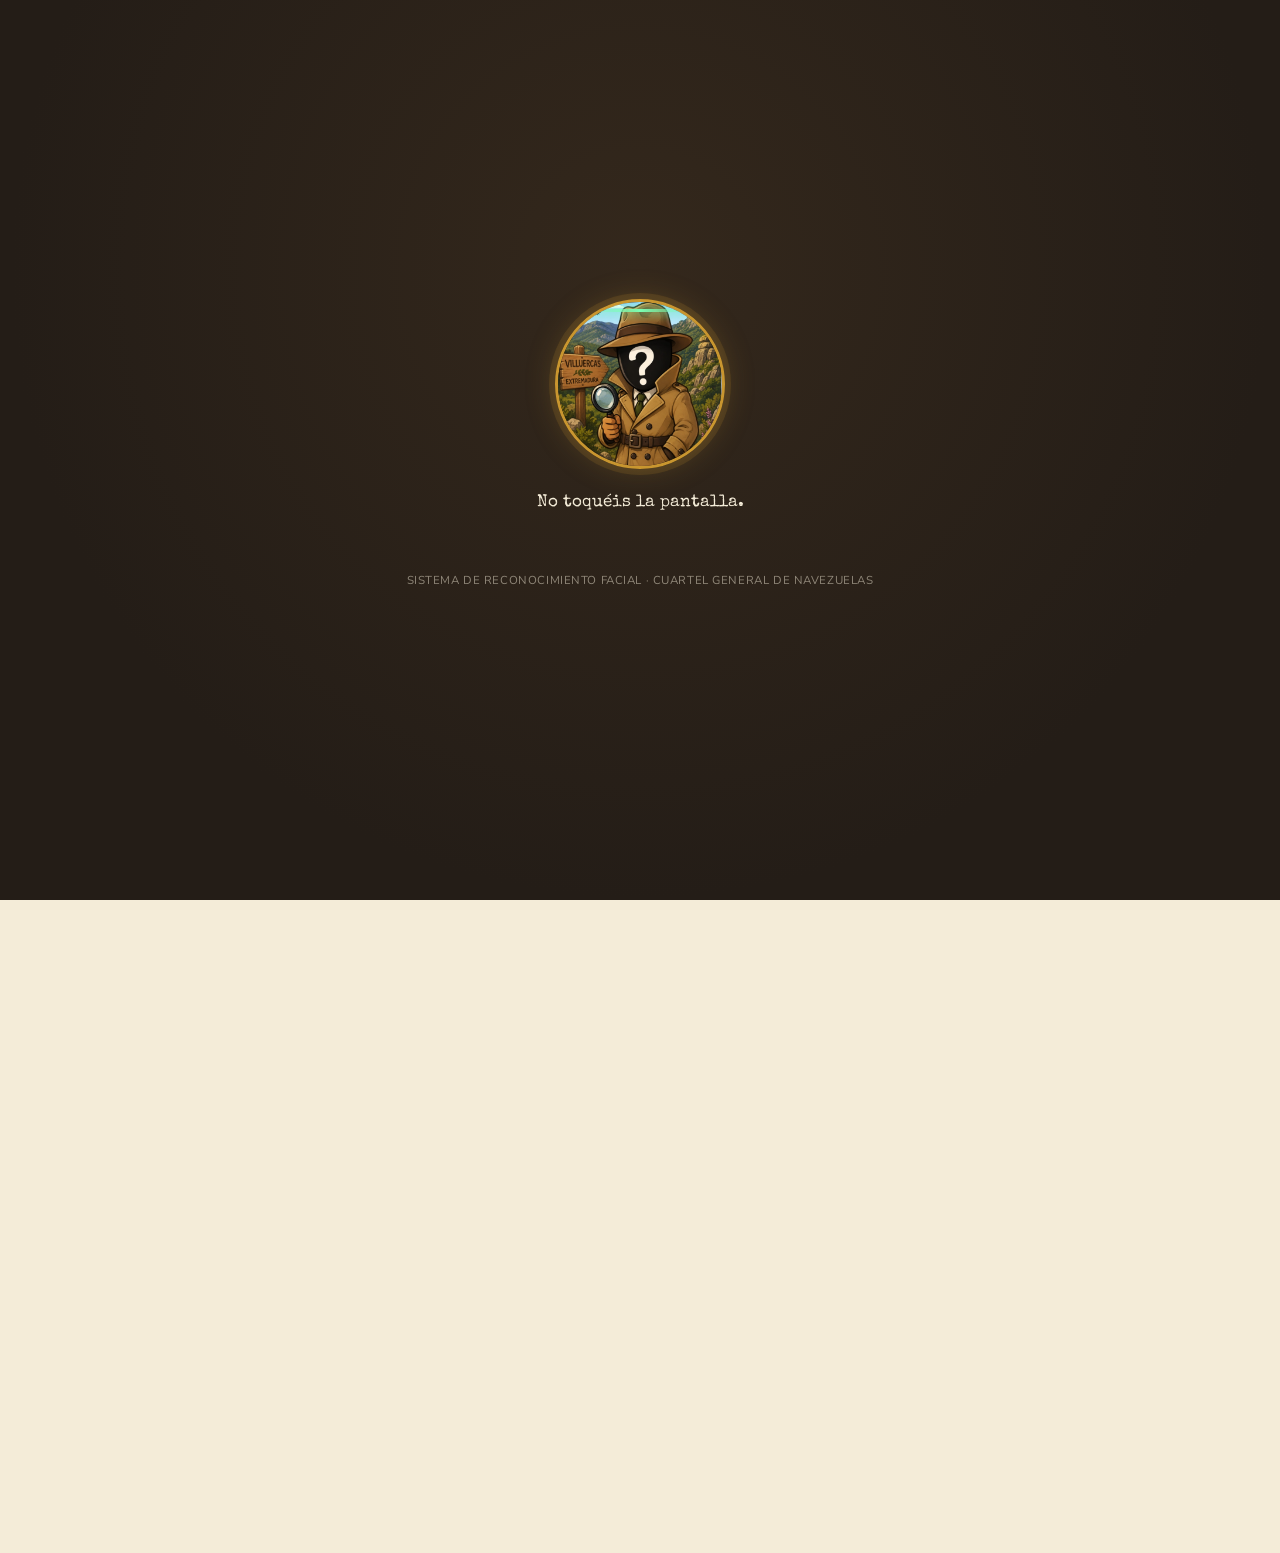
<file: index.html>
<!doctype html>
<html lang="es">
<head>
<meta charset="UTF-8">
<meta name="viewport" content="width=device-width, initial-scale=1">
<title>Los Detectives de Navezuelas</title>
<meta name="description" content="Un misterio de verano para tres hermanos detectives en Navezuelas, Villuercas. Acertijos diarios, puntos y regalos escondidos por descubrir.">
<link rel="icon" href="Detective.png">
<link rel="preconnect" href="https://fonts.googleapis.com">
<link rel="preconnect" href="https://fonts.gstatic.com" crossorigin>
<link href="https://fonts.googleapis.com/css2?family=Special+Elite&family=Nunito:wght@400;600;700;800&display=swap" rel="stylesheet">
<link rel="stylesheet" href="css/style.css">
</head>
<body>

<div id="login-gate" class="login-gate" role="alert" aria-live="polite">
  <div class="gate-frame" id="gate-visual">
    <img src="Detective.png" alt="Escaneando rostro" class="gate-foto">
    <span class="gate-scanline"></span>
  </div>
  <p class="gate-status" id="gate-status">No toquéis la pantalla.</p>
  <p class="gate-hint">Sistema de reconocimiento facial · Cuartel General de Navezuelas</p>
</div>
<script>
  if (sessionStorage.getItem('navezuelasAutenticado') === 'true') {
    document.getElementById('login-gate').style.display = 'none';
  }
</script>

<header class="site-header">
  <div class="header-bar">
    <a class="brand" href="index.html">
      <img src="Detective.png" alt="Los Detectives de Navezuelas" class="brand-logo">
      <span class="brand-text">Los Detectives<br><small>de Navezuelas</small></span>
    </a>
    <span class="points-badge" id="header-points">★ 0 pts</span>
    <button type="button" class="nav-toggle" id="nav-toggle" aria-expanded="false" aria-controls="main-nav">
      <span class="visually-hidden">Abrir menú</span>
      <span></span>
    </button>
  </div>
  <nav class="main-nav" id="main-nav"></nav>
</header>

<main>
  <section class="hero">
    <div class="container">
      <img src="Detective.png" alt="Detective misterioso con lupa, junto a un cartel de Villuercas, Extremadura" class="hero-portrait">
      <h1>Los Detectives de Navezuelas</h1>
      <p class="tagline">Un misterio de verano en el corazón de Villuercas.</p>
      <div class="cta-row">
        <a href="acertijos.html" class="btn btn-primary">Ver los acertijos</a>
        <a href="contacto.html" class="btn btn-secondary">Contactar con el detective</a>
      </div>
    </div>
  </section>

  <section>
    <div class="container">
      <div class="carta">
        <p>Este verano, tres hermanos de Navezuelas recibieron una carta misteriosa en su buzón.</p>
        <p>No sabían quién la enviaba. No sabían qué les esperaba. Solo sabían que alguien, en algún lugar, había preparado algo especial para ellos.</p>
        <p>Desde ese día, Héctor, Martín y Carlota se convirtieron en detectives. Han descifrado mensajes en clave César, han resuelto misterios de circo, han identificado animales de todo el mundo y han buscado pistas escondidas por su pueblo.</p>
        <p>Cada día, a las 15:30, llega un nuevo reto al correo secreto de la investigación. Cada acertijo resuelto suma puntos. Cada punto abre nuevas puertas.</p>
        <p>Y en algún lugar de Navezuelas... hay regalos esperando a ser encontrados.</p>
        <p><strong>La aventura acaba de empezar.</strong></p>
        <p>Esta página es el cuartel general de los Detectives de Navezuelas. Aquí encontraréis vuestros acertijos, vuestro marcador de puntos, y todo lo que necesitáis para seguir la investigación.</p>
        <p class="firma">Bienvenidos, detectives.</p>
      </div>
    </div>
  </section>

  <section>
    <div class="container">
      <h2 style="text-align:center;">Cómo funciona la investigación</h2>
      <div class="feature-grid">
        <div class="feature-card">
          <span class="icon">🔍</span>
          <h3>Un reto cada día</h3>
          <p>A las 15:30 llega un nuevo acertijo al correo secreto de la investigación.</p>
        </div>
        <div class="feature-card">
          <span class="icon">🏆</span>
          <h3>Puntos que abren puertas</h3>
          <p>Cada caso resuelto suma puntos. Cuantos más puntos, más cerca estáis de la verdad.</p>
        </div>
        <div class="feature-card">
          <span class="icon">🎁</span>
          <h3>Regalos escondidos</h3>
          <p>En algún lugar de Navezuelas hay recompensas esperando a ser encontradas.</p>
        </div>
      </div>
    </div>
  </section>
</main>

<footer class="site-footer">
  <div class="footer-brand">🕵️ Los Detectives de Navezuelas</div>
  <p>Cuartel general de la investigación · Villuercas, Extremadura</p>
</footer>

<script src="js/acertijos-data.js"></script>
<script src="js/supabase-config.js"></script>
<script src="js/progress.js"></script>
<script src="js/acertijos-store.js"></script>
<script src="js/nav.js"></script>
<script src="js/login-gate.js"></script>
</body>
</html>
</file>
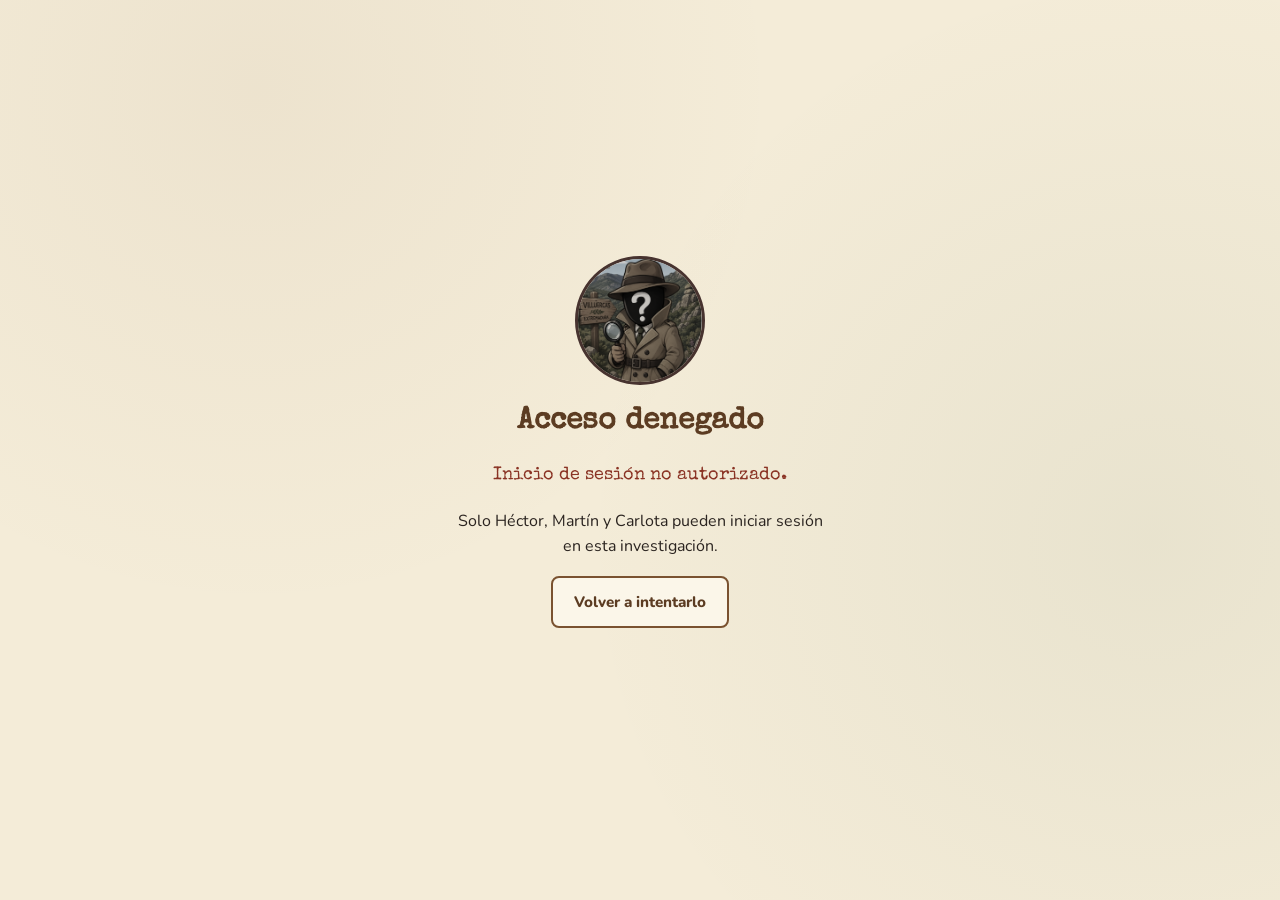
<file: acceso-denegado.html>
<!doctype html>
<html lang="es">
<head>
<meta charset="UTF-8">
<meta name="viewport" content="width=device-width, initial-scale=1">
<title>Acceso denegado — Detectives de Navezuelas</title>
<meta name="description" content="Inicio de sesión no autorizado en el sistema de los Detectives de Navezuelas.">
<link rel="icon" href="Detective.png">
<link rel="preconnect" href="https://fonts.googleapis.com">
<link rel="preconnect" href="https://fonts.gstatic.com" crossorigin>
<link href="https://fonts.googleapis.com/css2?family=Special+Elite&family=Nunito:wght@400;600;700;800&display=swap" rel="stylesheet">
<link rel="stylesheet" href="css/style.css">
</head>
<body>

<main class="acceso-denegado">
  <div class="container">
    <img src="Detective.png" alt="" class="denegado-imagen">
    <h1>Acceso denegado</h1>
    <p class="denegado-mensaje">Inicio de sesión no autorizado.</p>
    <p>Solo Héctor, Martín y Carlota pueden iniciar sesión en esta investigación.</p>
    <p><a href="index.html" class="btn btn-secondary">Volver a intentarlo</a></p>
  </div>
</main>

</body>
</html>
</file>
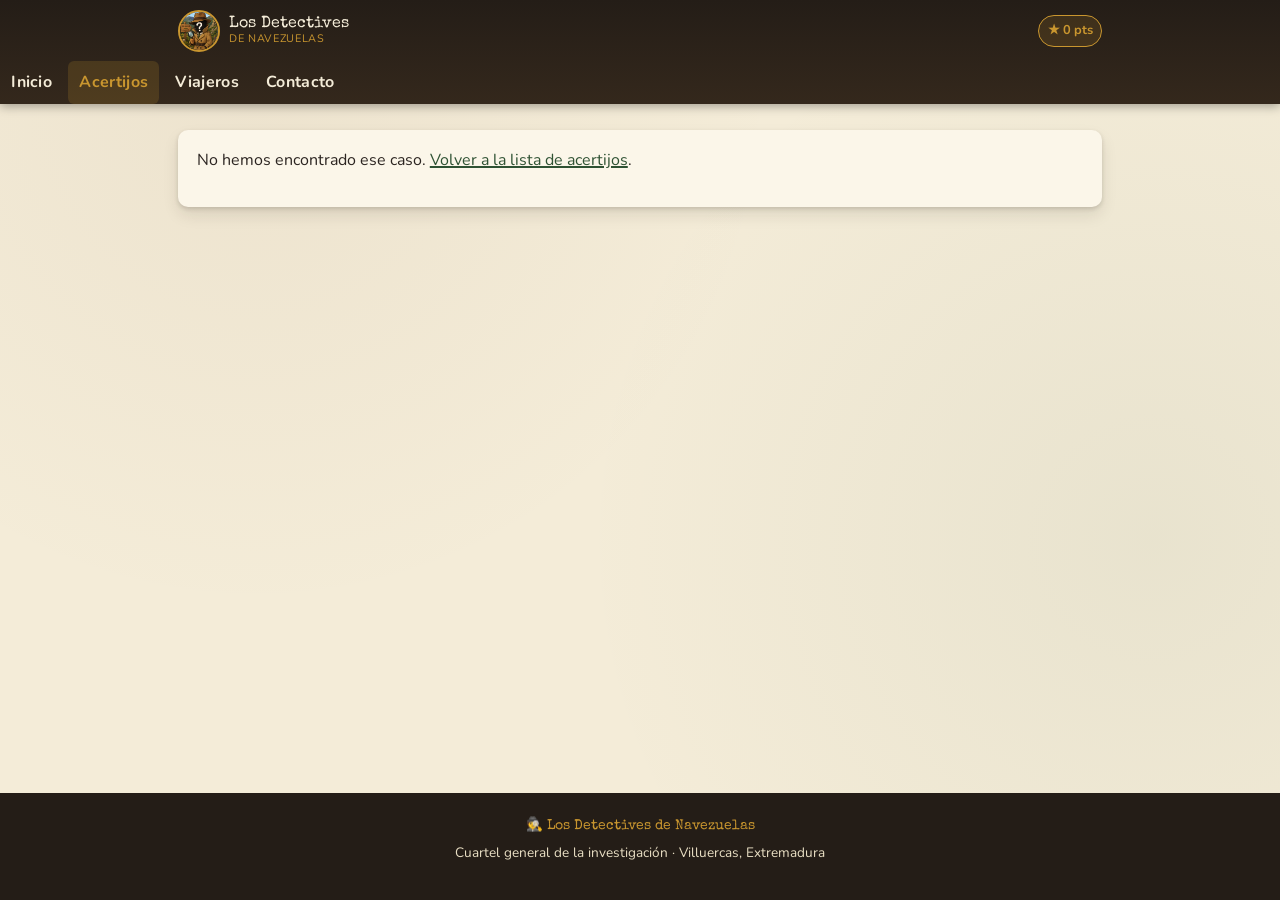
<file: acertijo.html>
<!doctype html>
<html lang="es">
<head>
<meta charset="UTF-8">
<meta name="viewport" content="width=device-width, initial-scale=1">
<title>Caso — Detectives de Navezuelas</title>
<meta name="description" content="Resuelve el caso y suma puntos para la investigación de los Detectives de Navezuelas.">
<link rel="icon" href="Detective.png">
<link rel="preconnect" href="https://fonts.googleapis.com">
<link rel="preconnect" href="https://fonts.gstatic.com" crossorigin>
<link href="https://fonts.googleapis.com/css2?family=Special+Elite&family=Nunito:wght@400;600;700;800&display=swap" rel="stylesheet">
<link rel="stylesheet" href="css/style.css">
</head>
<body>

<header class="site-header">
  <div class="header-bar">
    <a class="brand" href="index.html">
      <img src="Detective.png" alt="Los Detectives de Navezuelas" class="brand-logo">
      <span class="brand-text">Los Detectives<br><small>de Navezuelas</small></span>
    </a>
    <span class="points-badge" id="header-points">★ 0 pts</span>
    <button type="button" class="nav-toggle" id="nav-toggle" aria-expanded="false" aria-controls="main-nav">
      <span class="visually-hidden">Abrir menú</span>
      <span></span>
    </button>
  </div>
  <nav class="main-nav" id="main-nav" data-active="acertijos.html"></nav>
</header>

<main>
  <section>
    <div class="container">
      <div class="card acertijo-detail" id="acertijo-contenido">
        <p>Cargando caso...</p>
      </div>
    </div>
  </section>
</main>

<footer class="site-footer">
  <div class="footer-brand">🕵️ Los Detectives de Navezuelas</div>
  <p>Cuartel general de la investigación · Villuercas, Extremadura</p>
</footer>

<script src="js/acertijos-data.js"></script>
<script src="js/supabase-config.js"></script>
<script src="js/progress.js"></script>
<script src="js/acertijos-store.js"></script>
<script src="js/nav.js"></script>
<script src="js/acertijo-detail.js"></script>
</body>
</html>
</file>
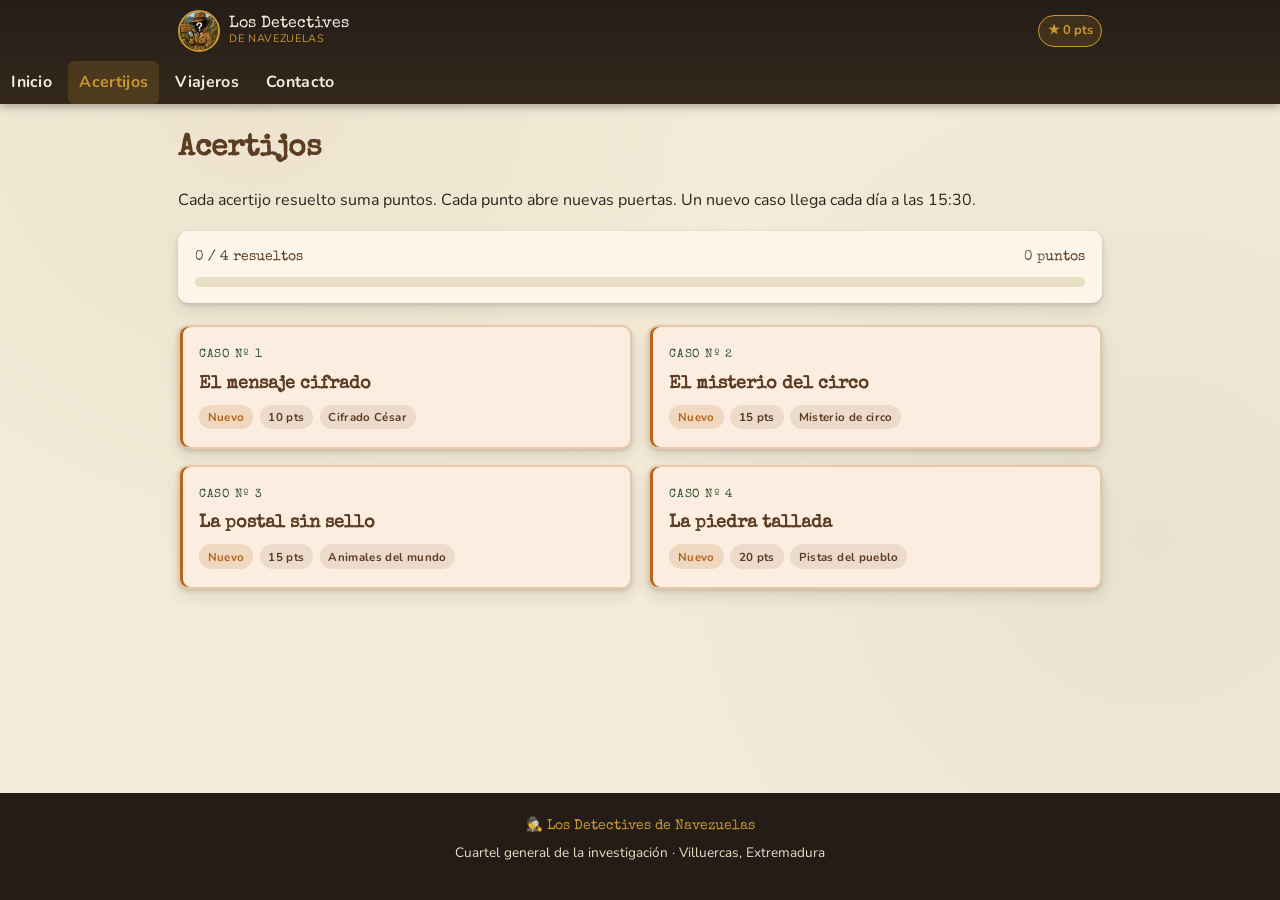
<file: acertijos.html>
<!doctype html>
<html lang="es">
<head>
<meta charset="UTF-8">
<meta name="viewport" content="width=device-width, initial-scale=1">
<title>Acertijos — Detectives de Navezuelas</title>
<meta name="description" content="Todos los casos de los Detectives de Navezuelas: acertijos, pistas y el marcador de puntos de la investigación.">
<link rel="icon" href="Detective.png">
<link rel="preconnect" href="https://fonts.googleapis.com">
<link rel="preconnect" href="https://fonts.gstatic.com" crossorigin>
<link href="https://fonts.googleapis.com/css2?family=Special+Elite&family=Nunito:wght@400;600;700;800&display=swap" rel="stylesheet">
<link rel="stylesheet" href="css/style.css">
</head>
<body>

<header class="site-header">
  <div class="header-bar">
    <a class="brand" href="index.html">
      <img src="Detective.png" alt="Los Detectives de Navezuelas" class="brand-logo">
      <span class="brand-text">Los Detectives<br><small>de Navezuelas</small></span>
    </a>
    <span class="points-badge" id="header-points">★ 0 pts</span>
    <button type="button" class="nav-toggle" id="nav-toggle" aria-expanded="false" aria-controls="main-nav">
      <span class="visually-hidden">Abrir menú</span>
      <span></span>
    </button>
  </div>
  <nav class="main-nav" id="main-nav"></nav>
</header>

<main>
  <section>
    <div class="container">
      <h1>Acertijos</h1>
      <p>Cada acertijo resuelto suma puntos. Cada punto abre nuevas puertas. Un nuevo caso llega cada día a las 15:30.</p>

      <div class="progress-bar-wrap">
        <div class="progress-stats">
          <span id="resumen-resueltos">0 / 0 resueltos</span>
          <span id="resumen-puntos">0 puntos</span>
        </div>
        <div class="progress-track">
          <div class="progress-fill" id="progress-fill" style="width:0%"></div>
        </div>
      </div>

      <div class="acertijos-grid" id="acertijos-grid"></div>
    </div>
  </section>
</main>

<footer class="site-footer">
  <div class="footer-brand">🕵️ Los Detectives de Navezuelas</div>
  <p>Cuartel general de la investigación · Villuercas, Extremadura</p>
</footer>

<script src="js/acertijos-data.js"></script>
<script src="js/supabase-config.js"></script>
<script src="js/progress.js"></script>
<script src="js/acertijos-store.js"></script>
<script src="js/nav.js"></script>
<script src="js/acertijos.js"></script>
</body>
</html>
</file>
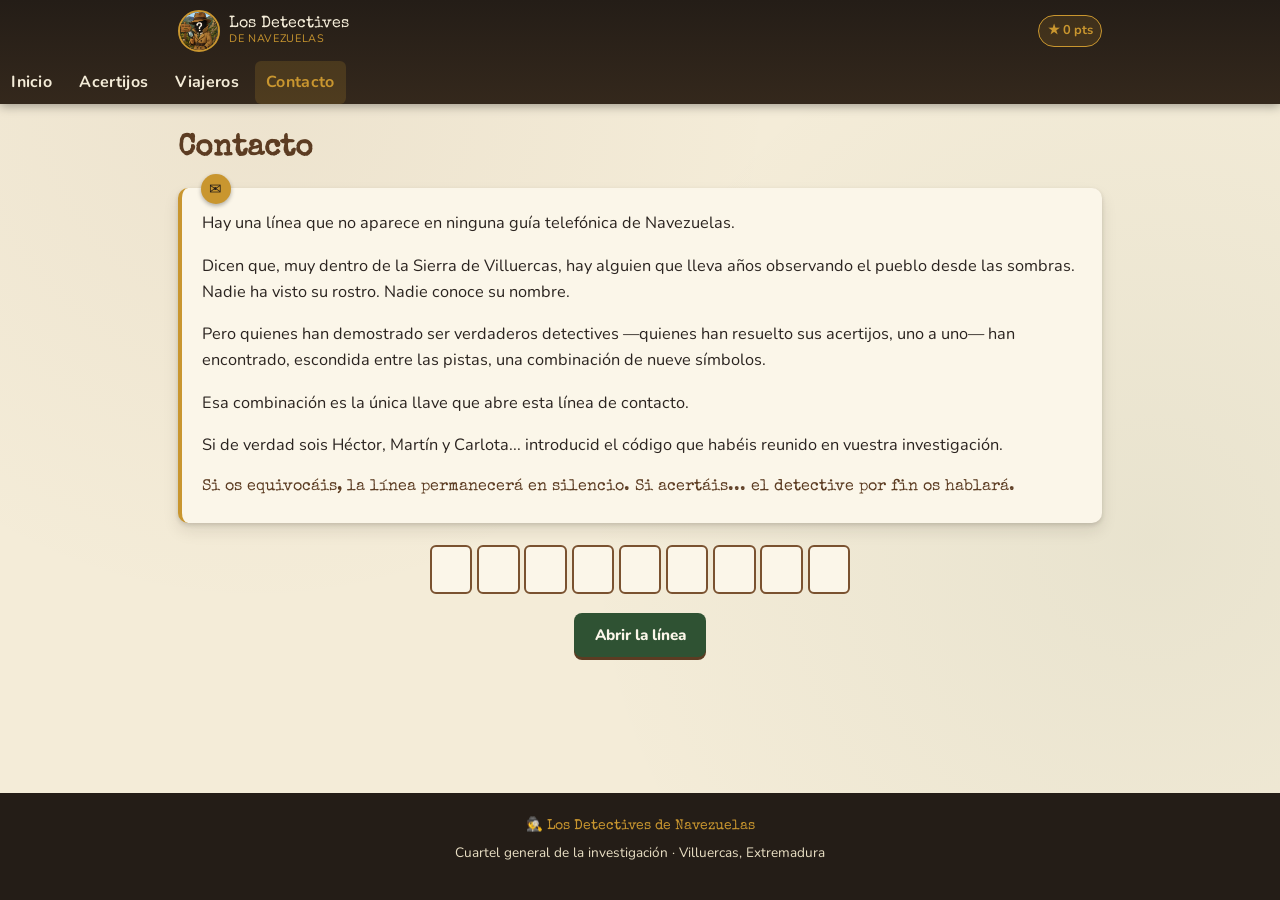
<file: contacto.html>
<!doctype html>
<html lang="es">
<head>
<meta charset="UTF-8">
<meta name="viewport" content="width=device-width, initial-scale=1">
<title>Contacto — Detectives de Navezuelas</title>
<meta name="description" content="Una línea secreta para contactar con el misterioso detective de Navezuelas, protegida por un código de nueve símbolos.">
<link rel="icon" href="Detective.png">
<link rel="preconnect" href="https://fonts.googleapis.com">
<link rel="preconnect" href="https://fonts.gstatic.com" crossorigin>
<link href="https://fonts.googleapis.com/css2?family=Special+Elite&family=Nunito:wght@400;600;700;800&display=swap" rel="stylesheet">
<link rel="stylesheet" href="css/style.css">
</head>
<body>

<header class="site-header">
  <div class="header-bar">
    <a class="brand" href="index.html">
      <img src="Detective.png" alt="Los Detectives de Navezuelas" class="brand-logo">
      <span class="brand-text">Los Detectives<br><small>de Navezuelas</small></span>
    </a>
    <span class="points-badge" id="header-points">★ 0 pts</span>
    <button type="button" class="nav-toggle" id="nav-toggle" aria-expanded="false" aria-controls="main-nav">
      <span class="visually-hidden">Abrir menú</span>
      <span></span>
    </button>
  </div>
  <nav class="main-nav" id="main-nav"></nav>
</header>

<main>
  <section>
    <div class="container">
      <h1>Contacto</h1>
      <div class="carta">
        <p>Hay una línea que no aparece en ninguna guía telefónica de Navezuelas.</p>
        <p>Dicen que, muy dentro de la Sierra de Villuercas, hay alguien que lleva años observando el pueblo desde las sombras. Nadie ha visto su rostro. Nadie conoce su nombre.</p>
        <p>Pero quienes han demostrado ser verdaderos detectives —quienes han resuelto sus acertijos, uno a uno— han encontrado, escondida entre las pistas, una combinación de nueve símbolos.</p>
        <p>Esa combinación es la única llave que abre esta línea de contacto.</p>
        <p>Si de verdad sois Héctor, Martín y Carlota... introducid el código que habéis reunido en vuestra investigación.</p>
        <p class="firma">Si os equivocáis, la línea permanecerá en silencio. Si acertáis... el detective por fin os hablará.</p>
      </div>

      <form class="codigo-form" id="form-codigo">
        <div class="codigo-boxes" id="codigo-boxes">
          <input type="text" inputmode="text" maxlength="1" aria-label="Símbolo 1 del código">
          <input type="text" inputmode="text" maxlength="1" aria-label="Símbolo 2 del código">
          <input type="text" inputmode="text" maxlength="1" aria-label="Símbolo 3 del código">
          <input type="text" inputmode="text" maxlength="1" aria-label="Símbolo 4 del código">
          <input type="text" inputmode="text" maxlength="1" aria-label="Símbolo 5 del código">
          <input type="text" inputmode="text" maxlength="1" aria-label="Símbolo 6 del código">
          <input type="text" inputmode="text" maxlength="1" aria-label="Símbolo 7 del código">
          <input type="text" inputmode="text" maxlength="1" aria-label="Símbolo 8 del código">
          <input type="text" inputmode="text" maxlength="1" aria-label="Símbolo 9 del código">
        </div>
        <button type="submit" class="btn btn-primary">Abrir la línea</button>
      </form>

      <div class="reveal-panel" id="reveal-panel"></div>
    </div>
  </section>
</main>

<footer class="site-footer">
  <div class="footer-brand">🕵️ Los Detectives de Navezuelas</div>
  <p>Cuartel general de la investigación · Villuercas, Extremadura</p>
</footer>

<script src="js/acertijos-data.js"></script>
<script src="js/supabase-config.js"></script>
<script src="js/progress.js"></script>
<script src="js/acertijos-store.js"></script>
<script src="js/nav.js"></script>
<script src="js/contacto.js"></script>
</body>
</html>
</file>
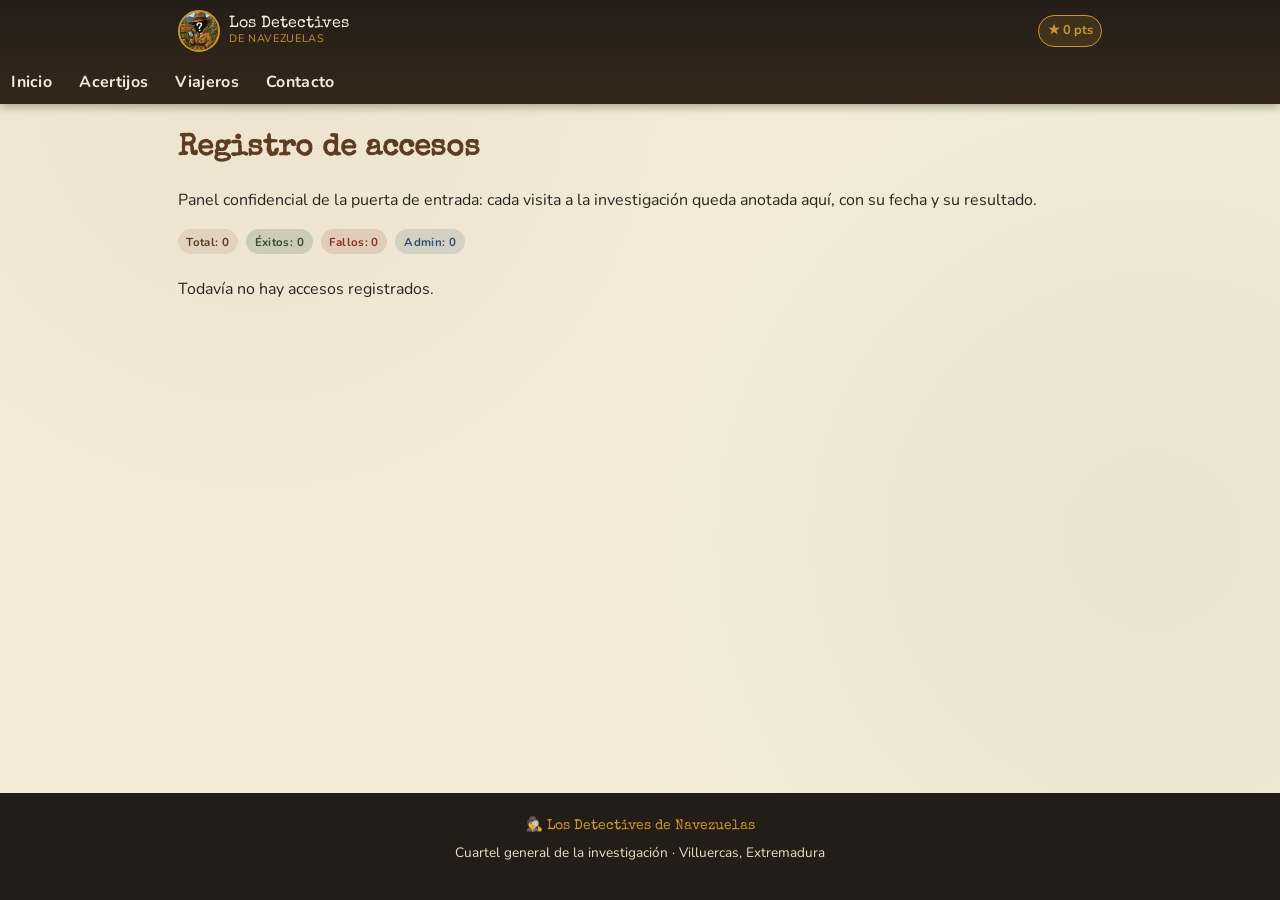
<file: inicios.html>
<!doctype html>
<html lang="es">
<head>
<meta charset="UTF-8">
<meta name="viewport" content="width=device-width, initial-scale=1">
<title>Registro de accesos — Detectives de Navezuelas</title>
<meta name="robots" content="noindex, nofollow">
<link rel="icon" href="Detective.png">
<link rel="preconnect" href="https://fonts.googleapis.com">
<link rel="preconnect" href="https://fonts.gstatic.com" crossorigin>
<link href="https://fonts.googleapis.com/css2?family=Special+Elite&family=Nunito:wght@400;600;700;800&display=swap" rel="stylesheet">
<link rel="stylesheet" href="css/style.css">
</head>
<body>

<header class="site-header">
  <div class="header-bar">
    <a class="brand" href="index.html">
      <img src="Detective.png" alt="Los Detectives de Navezuelas" class="brand-logo">
      <span class="brand-text">Los Detectives<br><small>de Navezuelas</small></span>
    </a>
    <span class="points-badge" id="header-points">★ 0 pts</span>
    <button type="button" class="nav-toggle" id="nav-toggle" aria-expanded="false" aria-controls="main-nav">
      <span class="visually-hidden">Abrir menú</span>
      <span></span>
    </button>
  </div>
  <nav class="main-nav" id="main-nav" data-active="none"></nav>
</header>

<main>
  <section>
    <div class="container">
      <h1>Registro de accesos</h1>
      <p>Panel confidencial de la puerta de entrada: cada visita a la investigación queda anotada aquí, con su fecha y su resultado.</p>

      <div class="accesos-resumen" id="accesos-resumen"></div>

      <div id="accesos-cuerpo">
        <p>Cargando registro...</p>
      </div>
    </div>
  </section>
</main>

<footer class="site-footer">
  <div class="footer-brand">🕵️ Los Detectives de Navezuelas</div>
  <p>Cuartel general de la investigación · Villuercas, Extremadura</p>
</footer>

<script src="js/acertijos-data.js"></script>
<script src="js/supabase-config.js"></script>
<script src="js/progress.js"></script>
<script src="js/acertijos-store.js"></script>
<script src="js/nav.js"></script>
<script src="js/inicios.js"></script>
</body>
</html>
</file>
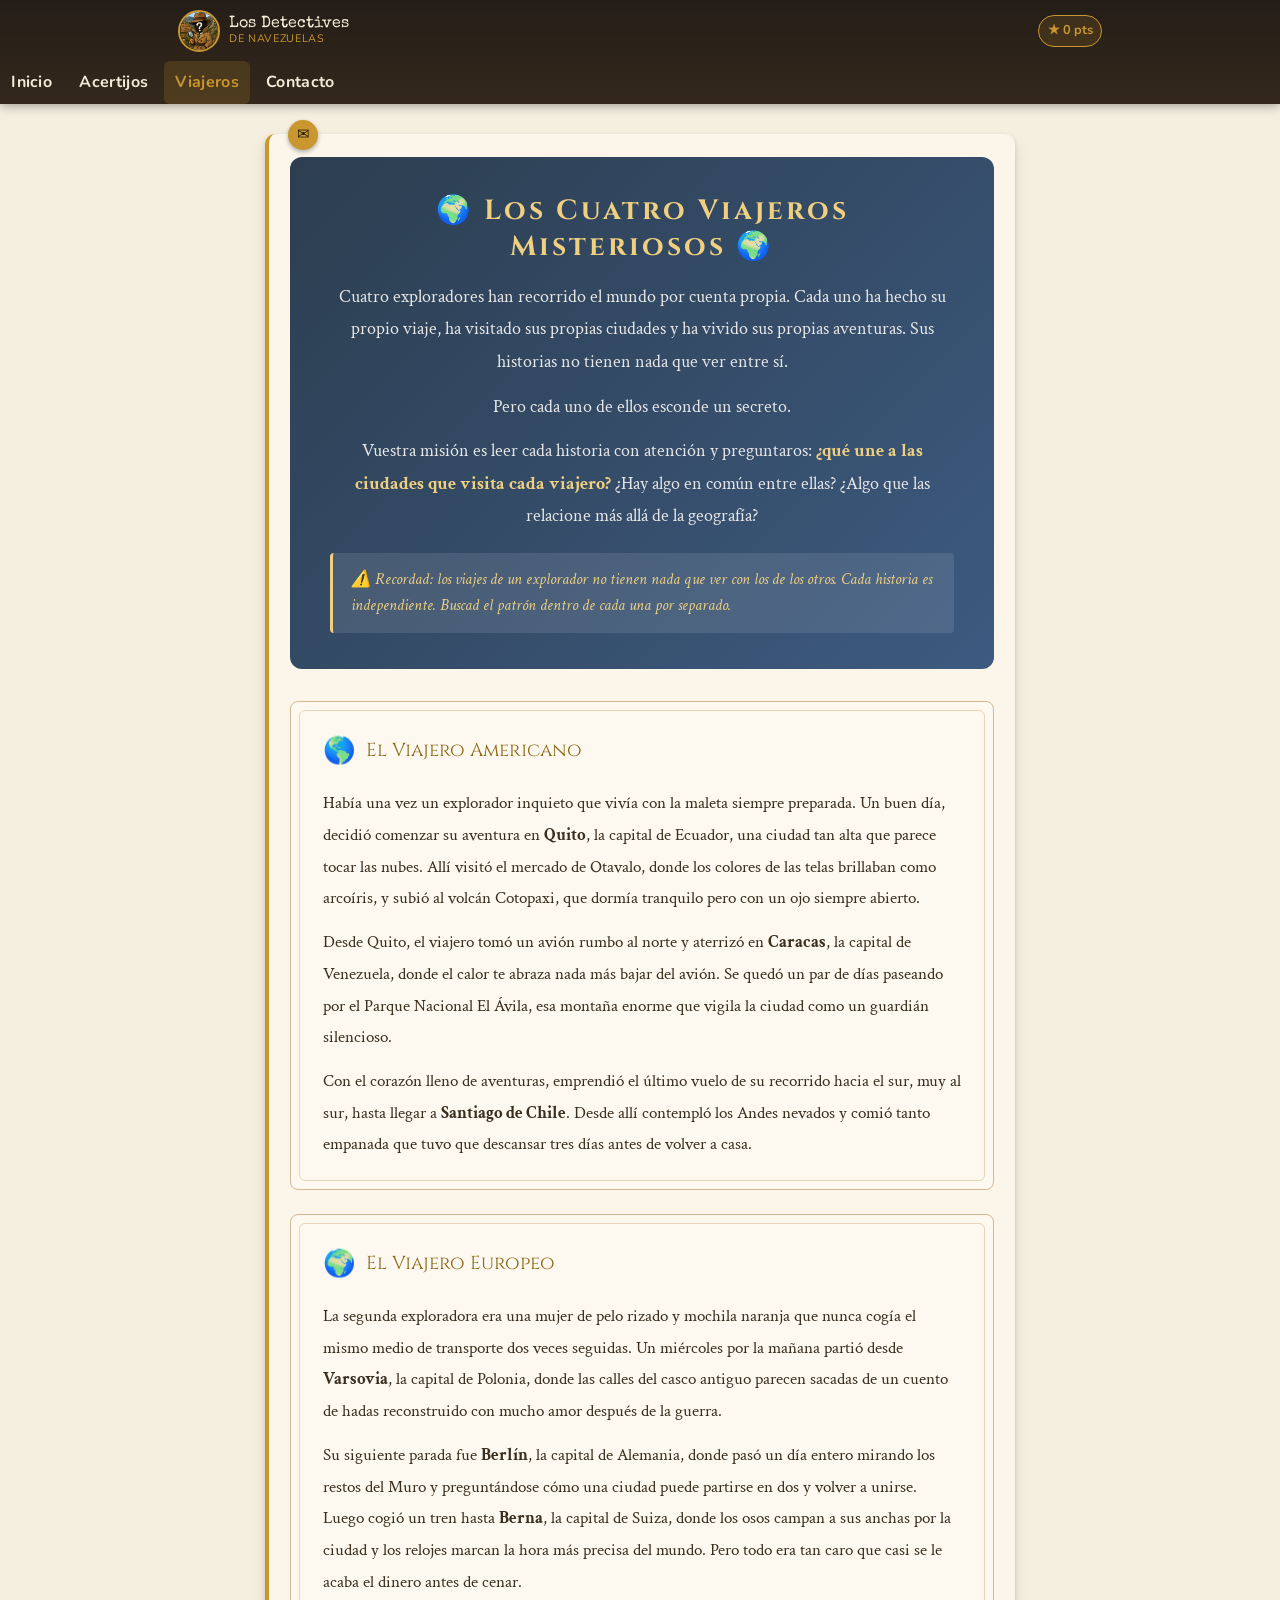
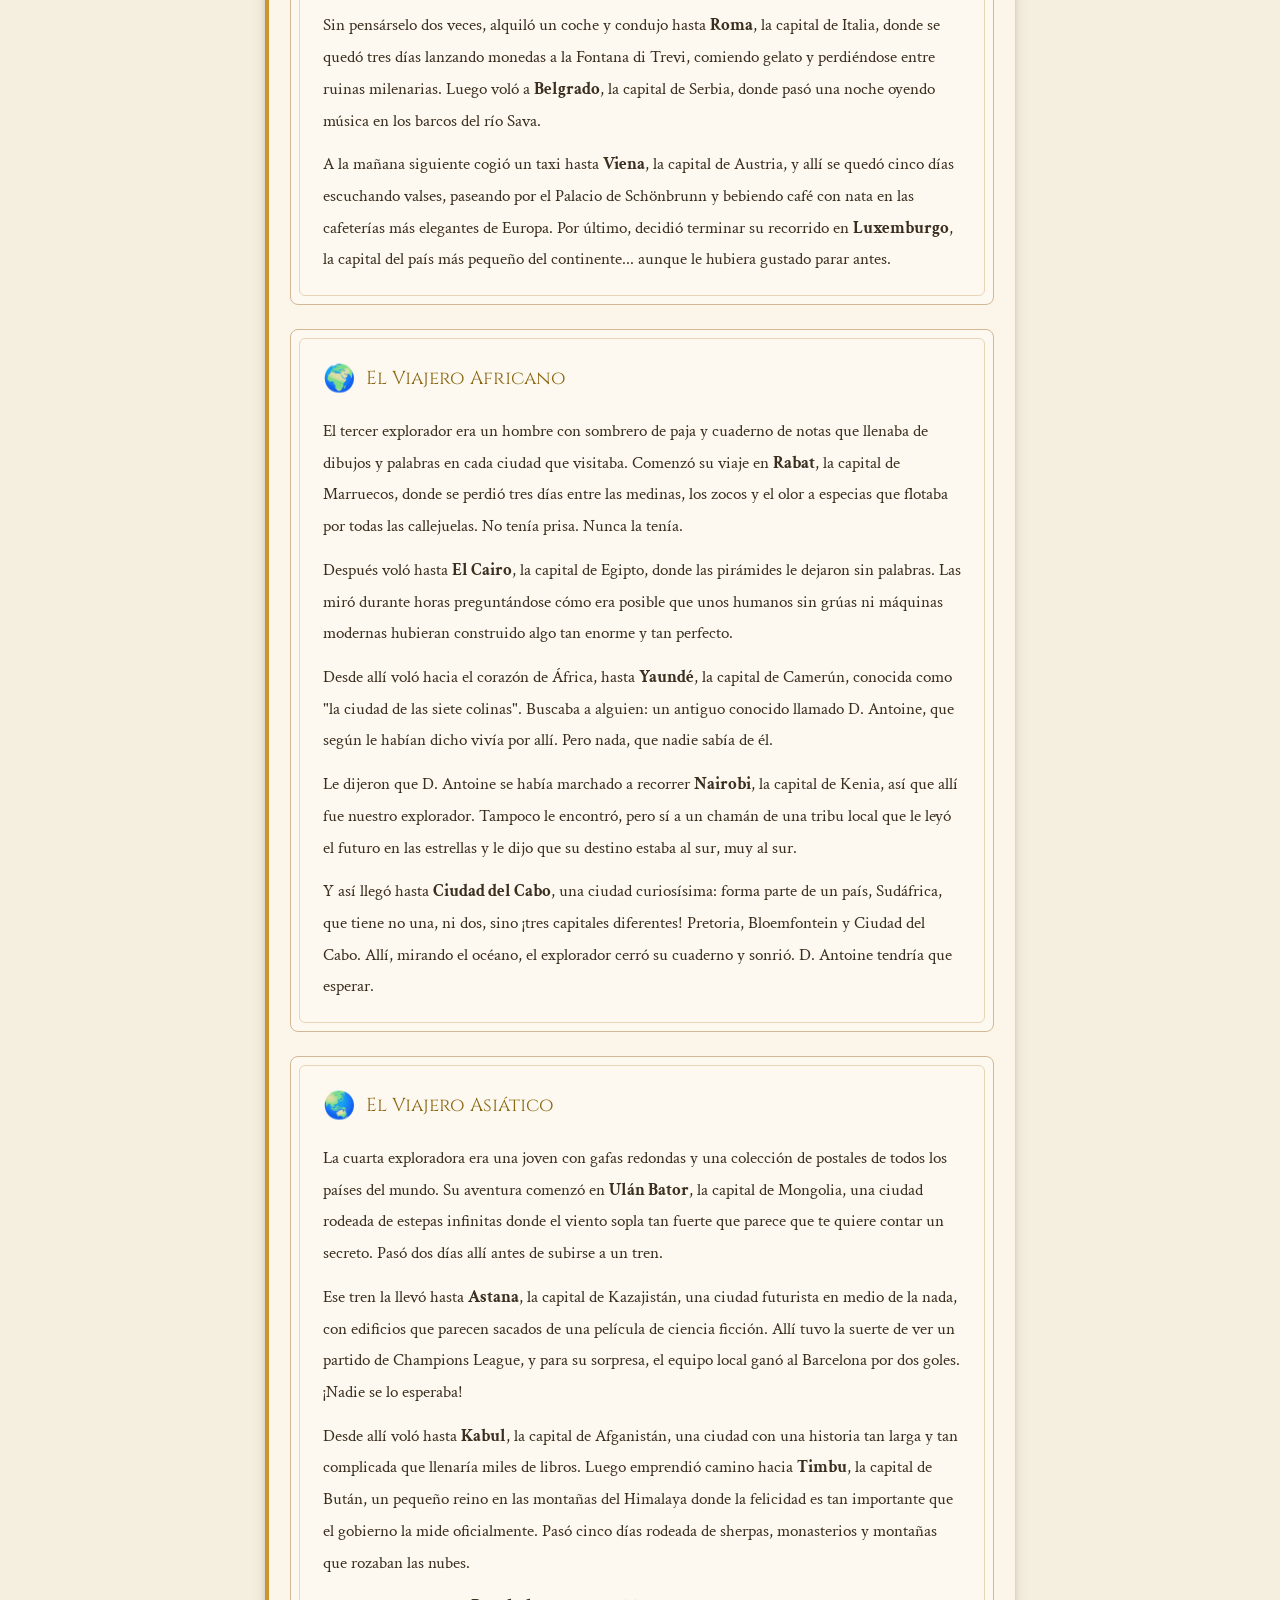
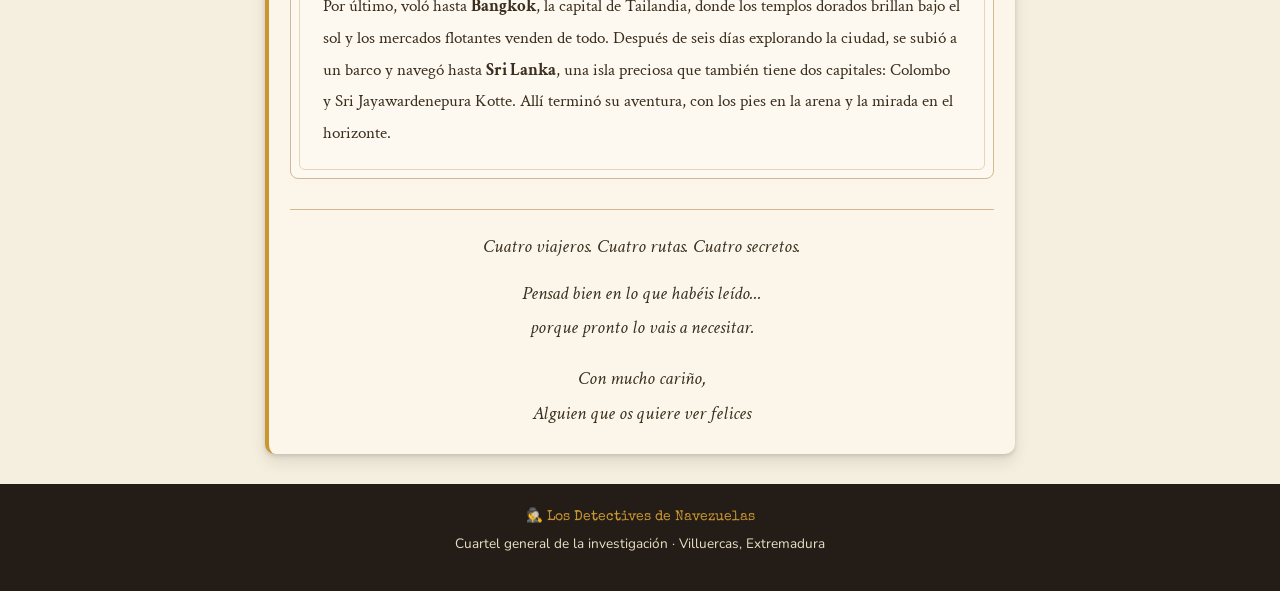
<file: viajeros.html>
<!doctype html>
<html lang="es">
<head>
<meta charset="UTF-8">
<meta name="viewport" content="width=device-width, initial-scale=1">
<title>Viajeros — Detectives de Navezuelas</title>
<meta name="description" content="Cuatro viajeros misteriosos, cuatro rutas por el mundo, cuatro secretos por descubrir en la investigación de los Detectives de Navezuelas.">
<link rel="icon" href="Detective.png">
<link rel="preconnect" href="https://fonts.googleapis.com">
<link rel="preconnect" href="https://fonts.gstatic.com" crossorigin>
<link href="https://fonts.googleapis.com/css2?family=Special+Elite&family=Nunito:wght@400;600;700;800&display=swap" rel="stylesheet">
<link rel="stylesheet" href="css/style.css">
<style>
  @import url('https://fonts.googleapis.com/css2?family=Crimson+Text:ital,wght@0,400;0,600;1,400&family=Cinzel:wght@400;600&display=swap');
  .viajeros-contenido * { box-sizing:border-box; }
  .viajeros-contenido { font-family:'Crimson Text',Georgia,serif; background:#f5efe0; padding:30px 20px; }
  .viajeros-contenido .carta { max-width:750px; margin:0 auto; }

  /* TARJETA INTRODUCCIÓN */
  .viajeros-contenido .intro-card { background:linear-gradient(135deg,#2c3e50,#3d5a80); color:white; border-radius:12px; padding:36px 40px; margin-bottom:32px; text-align:center; }
  .viajeros-contenido .intro-card h1 { font-family:'Cinzel',serif; font-size:1.7em; letter-spacing:3px; margin-bottom:16px; color:#f0d080; }
  .viajeros-contenido .intro-card p { font-size:1.08em; line-height:1.85; color:#e8e8e8; margin-bottom:12px; }
  .viajeros-contenido .intro-card .aviso { background:rgba(255,255,255,0.1); border-left:3px solid #f0d080; padding:14px 18px; margin-top:20px; font-style:italic; font-size:1em; color:#f0d080; text-align:left; border-radius:4px; }

  /* VIAJEROS */
  .viajeros-contenido .viajero { background:#fdf8f0; border:1px solid #d4b896; border-radius:8px; padding:28px 32px; margin-bottom:24px; position:relative; }
  .viajeros-contenido .viajero::before { content:''; position:absolute; top:8px; left:8px; right:8px; bottom:8px; border:1px solid #e8d5b7; border-radius:6px; pointer-events:none; }
  .viajeros-contenido .viajero-titulo { font-family:'Cinzel',serif; color:#8B6914; font-size:1.15em; margin-bottom:16px; display:flex; align-items:center; gap:10px; }
  .viajeros-contenido .emoji { font-size:1.4em; }
  .viajeros-contenido p { color:#3a2e1e; font-size:1.05em; line-height:1.85; margin-bottom:12px; }

  .viajeros-contenido .cierre { text-align:center; margin-top:30px; font-style:italic; color:#8B6914; font-size:1.1em; border-top:1px solid #d4b896; padding-top:20px; }
  @media print { .viajeros-contenido { background:white; } }
</style>
</head>
<body>

<header class="site-header">
  <div class="header-bar">
    <a class="brand" href="index.html">
      <img src="Detective.png" alt="Los Detectives de Navezuelas" class="brand-logo">
      <span class="brand-text">Los Detectives<br><small>de Navezuelas</small></span>
    </a>
    <span class="points-badge" id="header-points">★ 0 pts</span>
    <button type="button" class="nav-toggle" id="nav-toggle" aria-expanded="false" aria-controls="main-nav">
      <span class="visually-hidden">Abrir menú</span>
      <span></span>
    </button>
  </div>
  <nav class="main-nav" id="main-nav"></nav>
</header>

<main class="viajeros-contenido">
<div class="carta">

  <!-- TARJETA INTRODUCCIÓN -->
  <div class="intro-card">
    <h1>🌍 Los Cuatro Viajeros Misteriosos 🌍</h1>
    <p>Cuatro exploradores han recorrido el mundo por cuenta propia. Cada uno ha hecho su propio viaje, ha visitado sus propias ciudades y ha vivido sus propias aventuras. Sus historias no tienen nada que ver entre sí.</p>
    <p>Pero cada uno de ellos esconde un secreto.</p>
    <p>Vuestra misión es leer cada historia con atención y preguntaros: <strong style="color:#f0d080;">¿qué une a las ciudades que visita cada viajero?</strong> ¿Hay algo en común entre ellas? ¿Algo que las relacione más allá de la geografía?</p>
    <div class="aviso">⚠️ Recordad: los viajes de un explorador no tienen nada que ver con los de los otros. Cada historia es independiente. Buscad el patrón dentro de cada una por separado.</div>
  </div>

  <!-- VIAJERO 1 -->
  <div class="viajero">
    <div class="viajero-titulo"><span class="emoji">🌎</span> El Viajero Americano</div>
    <p>Había una vez un explorador inquieto que vivía con la maleta siempre preparada. Un buen día, decidió comenzar su aventura en <strong>Quito</strong>, la capital de Ecuador, una ciudad tan alta que parece tocar las nubes. Allí visitó el mercado de Otavalo, donde los colores de las telas brillaban como arcoíris, y subió al volcán Cotopaxi, que dormía tranquilo pero con un ojo siempre abierto.</p>
    <p>Desde Quito, el viajero tomó un avión rumbo al norte y aterrizó en <strong>Caracas</strong>, la capital de Venezuela, donde el calor te abraza nada más bajar del avión. Se quedó un par de días paseando por el Parque Nacional El Ávila, esa montaña enorme que vigila la ciudad como un guardián silencioso.</p>
    <p>Con el corazón lleno de aventuras, emprendió el último vuelo de su recorrido hacia el sur, muy al sur, hasta llegar a <strong>Santiago de Chile</strong>. Desde allí contempló los Andes nevados y comió tanto empanada que tuvo que descansar tres días antes de volver a casa.</p>
  </div>

  <!-- VIAJERO 2 -->
  <div class="viajero">
    <div class="viajero-titulo"><span class="emoji">🌍</span> El Viajero Europeo</div>
    <p>La segunda exploradora era una mujer de pelo rizado y mochila naranja que nunca cogía el mismo medio de transporte dos veces seguidas. Un miércoles por la mañana partió desde <strong>Varsovia</strong>, la capital de Polonia, donde las calles del casco antiguo parecen sacadas de un cuento de hadas reconstruido con mucho amor después de la guerra.</p>
    <p>Su siguiente parada fue <strong>Berlín</strong>, la capital de Alemania, donde pasó un día entero mirando los restos del Muro y preguntándose cómo una ciudad puede partirse en dos y volver a unirse. Luego cogió un tren hasta <strong>Berna</strong>, la capital de Suiza, donde los osos campan a sus anchas por la ciudad y los relojes marcan la hora más precisa del mundo. Pero todo era tan caro que casi se le acaba el dinero antes de cenar.</p>
    <p>Sin pensárselo dos veces, alquiló un coche y condujo hasta <strong>Roma</strong>, la capital de Italia, donde se quedó tres días lanzando monedas a la Fontana di Trevi, comiendo gelato y perdiéndose entre ruinas milenarias. Luego voló a <strong>Belgrado</strong>, la capital de Serbia, donde pasó una noche oyendo música en los barcos del río Sava.</p>
    <p>A la mañana siguiente cogió un taxi hasta <strong>Viena</strong>, la capital de Austria, y allí se quedó cinco días escuchando valses, paseando por el Palacio de Schönbrunn y bebiendo café con nata en las cafeterías más elegantes de Europa. Por último, decidió terminar su recorrido en <strong>Luxemburgo</strong>, la capital del país más pequeño del continente... aunque le hubiera gustado parar antes.</p>
  </div>

  <!-- VIAJERO 3 -->
  <div class="viajero">
    <div class="viajero-titulo"><span class="emoji">🌍</span> El Viajero Africano</div>
    <p>El tercer explorador era un hombre con sombrero de paja y cuaderno de notas que llenaba de dibujos y palabras en cada ciudad que visitaba. Comenzó su viaje en <strong>Rabat</strong>, la capital de Marruecos, donde se perdió tres días entre las medinas, los zocos y el olor a especias que flotaba por todas las callejuelas. No tenía prisa. Nunca la tenía.</p>
    <p>Después voló hasta <strong>El Cairo</strong>, la capital de Egipto, donde las pirámides le dejaron sin palabras. Las miró durante horas preguntándose cómo era posible que unos humanos sin grúas ni máquinas modernas hubieran construido algo tan enorme y tan perfecto.</p>
    <p>Desde allí voló hacia el corazón de África, hasta <strong>Yaundé</strong>, la capital de Camerún, conocida como "la ciudad de las siete colinas". Buscaba a alguien: un antiguo conocido llamado D. Antoine, que según le habían dicho vivía por allí. Pero nada, que nadie sabía de él.</p>
    <p>Le dijeron que D. Antoine se había marchado a recorrer <strong>Nairobi</strong>, la capital de Kenia, así que allí fue nuestro explorador. Tampoco le encontró, pero sí a un chamán de una tribu local que le leyó el futuro en las estrellas y le dijo que su destino estaba al sur, muy al sur.</p>
    <p>Y así llegó hasta <strong>Ciudad del Cabo</strong>, una ciudad curiosísima: forma parte de un país, Sudáfrica, que tiene no una, ni dos, sino ¡tres capitales diferentes! Pretoria, Bloemfontein y Ciudad del Cabo. Allí, mirando el océano, el explorador cerró su cuaderno y sonrió. D. Antoine tendría que esperar.</p>
  </div>

  <!-- VIAJERO 4 -->
  <div class="viajero">
    <div class="viajero-titulo"><span class="emoji">🌏</span> El Viajero Asiático</div>
    <p>La cuarta exploradora era una joven con gafas redondas y una colección de postales de todos los países del mundo. Su aventura comenzó en <strong>Ulán Bator</strong>, la capital de Mongolia, una ciudad rodeada de estepas infinitas donde el viento sopla tan fuerte que parece que te quiere contar un secreto. Pasó dos días allí antes de subirse a un tren.</p>
    <p>Ese tren la llevó hasta <strong>Astana</strong>, la capital de Kazajistán, una ciudad futurista en medio de la nada, con edificios que parecen sacados de una película de ciencia ficción. Allí tuvo la suerte de ver un partido de Champions League, y para su sorpresa, el equipo local ganó al Barcelona por dos goles. ¡Nadie se lo esperaba!</p>
    <p>Desde allí voló hasta <strong>Kabul</strong>, la capital de Afganistán, una ciudad con una historia tan larga y tan complicada que llenaría miles de libros. Luego emprendió camino hacia <strong>Timbu</strong>, la capital de Bután, un pequeño reino en las montañas del Himalaya donde la felicidad es tan importante que el gobierno la mide oficialmente. Pasó cinco días rodeada de sherpas, monasterios y montañas que rozaban las nubes.</p>
    <p>Por último, voló hasta <strong>Bangkok</strong>, la capital de Tailandia, donde los templos dorados brillan bajo el sol y los mercados flotantes venden de todo. Después de seis días explorando la ciudad, se subió a un barco y navegó hasta <strong>Sri Lanka</strong>, una isla preciosa que también tiene dos capitales: Colombo y Sri Jayawardenepura Kotte. Allí terminó su aventura, con los pies en la arena y la mirada en el horizonte.</p>
  </div>

  <div class="cierre">
    <p>Cuatro viajeros. Cuatro rutas. Cuatro secretos.</p>
    <p style="margin-top:10px;">Pensad bien en lo que habéis leído...<br>porque pronto lo vais a necesitar.</p>
    <p style="margin-top:16px;">Con mucho cariño,<br><em>Alguien que os quiere ver felices</em></p>
  </div>

</div>
</main>

<footer class="site-footer">
  <div class="footer-brand">🕵️ Los Detectives de Navezuelas</div>
  <p>Cuartel general de la investigación · Villuercas, Extremadura</p>
</footer>

<script src="js/acertijos-data.js"></script>
<script src="js/supabase-config.js"></script>
<script src="js/progress.js"></script>
<script src="js/acertijos-store.js"></script>
<script src="js/nav.js"></script>
</body>
</html>
</file>
<file: css/style.css>
/* ============================================================
   Los Detectives de Navezuelas — hoja de estilos principal
   Mobile-first. Breakpoints: 600px (tablet), 900px (escritorio)
   ============================================================ */

:root {
  --color-bg: #f4ecd8;
  --color-bg-alt: #e9dfc4;
  --color-paper: #fbf6e9;
  --color-ink: #2b2420;
  --color-ink-soft: #4a3f36;
  --color-header: #241d17;
  --color-header-alt: #34281c;
  --color-primary: #7a5230;
  --color-primary-dark: #5c3c22;
  --color-accent: #2f5233;
  --color-accent-light: #4a7a52;
  --color-gold: #c9962f;
  --color-orange: #b5651d;
  --color-danger: #8a3324;
  --color-success: #2f5233;
  --color-admin: #2f5170;
  --shadow-card: 0 2px 4px rgba(36, 29, 23, 0.15), 0 8px 16px rgba(36, 29, 23, 0.1);
  --radius: 10px;
  --max-width: 960px;
}

* {
  box-sizing: border-box;
}

html {
  -webkit-text-size-adjust: 100%;
}

body {
  margin: 0;
  background-color: var(--color-bg);
  background-image:
    radial-gradient(circle at 20% 10%, rgba(122, 82, 48, 0.06), transparent 40%),
    radial-gradient(circle at 90% 60%, rgba(47, 82, 51, 0.06), transparent 45%);
  color: var(--color-ink);
  font-family: "Nunito", -apple-system, BlinkMacSystemFont, "Segoe UI", sans-serif;
  line-height: 1.6;
  font-size: 16px;
  min-height: 100vh;
  display: flex;
  flex-direction: column;
}

h1, h2, h3, h4 {
  font-family: "Special Elite", "Courier New", monospace;
  color: var(--color-primary-dark);
  line-height: 1.3;
  margin: 0 0 0.6em;
}

h1 { font-size: 1.9rem; }
h2 { font-size: 1.5rem; }
h3 { font-size: 1.15rem; }

p { margin: 0 0 1em; }

a {
  color: var(--color-accent);
  text-decoration-thickness: 2px;
}

img { max-width: 100%; display: block; }

.container {
  width: 100%;
  max-width: var(--max-width);
  margin: 0 auto;
  padding: 0 1.1rem;
}

.visually-hidden {
  position: absolute;
  width: 1px; height: 1px;
  overflow: hidden;
  clip: rect(0 0 0 0);
  white-space: nowrap;
}

/* ---------- Header / navegación ---------- */

.site-header {
  position: sticky;
  top: 0;
  z-index: 50;
  background: linear-gradient(180deg, var(--color-header), var(--color-header-alt));
  color: var(--color-bg);
  box-shadow: 0 2px 10px rgba(0,0,0,0.35);
}

.header-bar {
  display: flex;
  align-items: center;
  gap: 0.7rem;
  padding: 0.6rem 1.1rem;
  max-width: var(--max-width);
  margin: 0 auto;
}

.brand {
  display: flex;
  align-items: center;
  gap: 0.6rem;
  text-decoration: none;
  color: var(--color-bg);
  flex: 1;
  min-width: 0;
}

.brand-logo {
  width: 42px;
  height: 42px;
  border-radius: 50%;
  object-fit: cover;
  border: 2px solid var(--color-gold);
  flex-shrink: 0;
}

.brand-text {
  font-family: "Special Elite", monospace;
  font-size: 0.98rem;
  line-height: 1.15;
  white-space: normal;
}

.brand-text small {
  display: block;
  font-family: "Nunito", sans-serif;
  font-size: 0.68rem;
  letter-spacing: 0.06em;
  color: var(--color-gold);
  text-transform: uppercase;
}

.points-badge {
  display: flex;
  align-items: center;
  gap: 0.3rem;
  background: rgba(201, 150, 47, 0.15);
  border: 1px solid var(--color-gold);
  color: var(--color-gold);
  font-weight: 700;
  font-size: 0.8rem;
  padding: 0.3rem 0.55rem;
  border-radius: 999px;
  white-space: nowrap;
}

.nav-toggle {
  background: none;
  border: 1px solid rgba(244, 236, 216, 0.35);
  border-radius: 6px;
  color: var(--color-bg);
  width: 40px;
  height: 40px;
  display: flex;
  align-items: center;
  justify-content: center;
  cursor: pointer;
  flex-shrink: 0;
}

.nav-toggle span,
.nav-toggle::before,
.nav-toggle::after {
  content: "";
  display: block;
  width: 20px;
  height: 2px;
  background: var(--color-bg);
  position: relative;
  transition: transform 0.2s ease, opacity 0.2s ease;
}
.nav-toggle::before { position: absolute; transform: translateY(-6px); }
.nav-toggle::after { position: absolute; transform: translateY(6px); }

.nav-toggle[aria-expanded="true"] span { opacity: 0; }
.nav-toggle[aria-expanded="true"]::before { transform: rotate(45deg); }
.nav-toggle[aria-expanded="true"]::after { transform: rotate(-45deg); }

.main-nav {
  width: 100%;
  max-width: var(--max-width);
  margin: 0 auto;
  overflow: hidden;
  max-height: 0;
  transition: max-height 0.25s ease;
}

.main-nav.open {
  max-height: 220px;
}

.main-nav ul {
  list-style: none;
  margin: 0;
  padding: 0.2rem 1.1rem 0.9rem;
  display: flex;
  flex-direction: column;
  gap: 0.2rem;
}

.main-nav a {
  display: block;
  padding: 0.55rem 0.7rem;
  color: var(--color-bg);
  text-decoration: none;
  border-radius: 6px;
  font-weight: 700;
  letter-spacing: 0.02em;
}

.main-nav a:hover,
.main-nav a[aria-current="page"] {
  background: rgba(201, 150, 47, 0.18);
  color: var(--color-gold);
}

@media (min-width: 800px) {
  .nav-toggle { display: none; }

  .main-nav {
    max-height: none;
    overflow: visible;
    width: auto;
    margin: 0;
  }

  .main-nav ul {
    flex-direction: row;
    padding: 0;
    gap: 0.3rem;
  }

  .header-bar {
    flex-wrap: nowrap;
  }
}

/* ---------- Hero (portada) ---------- */

.hero {
  padding: 2rem 0 1.5rem;
  text-align: center;
}

.hero-portrait {
  width: 190px;
  margin: 0 auto 1.1rem;
  border-radius: 12px;
  box-shadow: var(--shadow-card);
  border: 3px solid var(--color-paper);
}

.hero h1 {
  font-size: 1.7rem;
}

.hero .tagline {
  color: var(--color-ink-soft);
  font-size: 1rem;
  max-width: 34ch;
  margin: 0 auto;
}

@media (min-width: 600px) {
  .hero-portrait { width: 240px; }
  .hero h1 { font-size: 2.2rem; }
}

/* ---------- Botones ---------- */

.btn {
  display: inline-flex;
  align-items: center;
  justify-content: center;
  gap: 0.4rem;
  padding: 0.75rem 1.3rem;
  border-radius: 8px;
  font-weight: 800;
  text-decoration: none;
  border: none;
  cursor: pointer;
  font-size: 0.95rem;
  font-family: inherit;
  transition: transform 0.12s ease, box-shadow 0.12s ease;
}

.btn:active { transform: translateY(1px); }

.btn-primary {
  background: var(--color-accent);
  color: var(--color-paper);
  box-shadow: 0 3px 0 var(--color-primary-dark);
}

.btn-secondary {
  background: var(--color-paper);
  color: var(--color-primary-dark);
  border: 2px solid var(--color-primary);
}

.btn-block { width: 100%; }

.cta-row {
  display: flex;
  flex-direction: column;
  gap: 0.7rem;
  max-width: 340px;
  margin: 1.3rem auto 0;
}

@media (min-width: 600px) {
  .cta-row { flex-direction: row; max-width: none; justify-content: center; }
}

/* ---------- Secciones / tarjetas genéricas ---------- */

section { padding: 1.6rem 0; }

.card {
  background: var(--color-paper);
  border-radius: var(--radius);
  box-shadow: var(--shadow-card);
  padding: 1.1rem 1.2rem;
}

.carta {
  background: var(--color-paper);
  border-radius: var(--radius);
  box-shadow: var(--shadow-card);
  padding: 1.4rem 1.3rem;
  position: relative;
  border-left: 4px solid var(--color-gold);
  font-size: 1.02rem;
}

.carta::before {
  content: "\2709";
  position: absolute;
  top: -14px;
  left: 1.2rem;
  background: var(--color-gold);
  color: var(--color-header);
  width: 30px;
  height: 30px;
  border-radius: 50%;
  display: flex;
  align-items: center;
  justify-content: center;
  font-size: 0.95rem;
  box-shadow: 0 2px 4px rgba(0,0,0,0.3);
}

.carta p:last-child { margin-bottom: 0; }
.carta .firma {
  margin-top: 1rem;
  font-family: "Special Elite", monospace;
  color: var(--color-primary-dark);
}

.feature-grid {
  display: grid;
  grid-template-columns: 1fr;
  gap: 1rem;
  margin-top: 1.2rem;
}

@media (min-width: 700px) {
  .feature-grid { grid-template-columns: repeat(3, 1fr); }
}

.feature-card {
  background: var(--color-paper);
  border-radius: var(--radius);
  box-shadow: var(--shadow-card);
  padding: 1.1rem;
  text-align: center;
}

.feature-card .icon { font-size: 1.8rem; display: block; margin-bottom: 0.4rem; }
.feature-card h3 { margin-bottom: 0.3rem; }
.feature-card p { margin: 0; color: var(--color-ink-soft); font-size: 0.92rem; }

/* ---------- Página de Acertijos ---------- */

.progress-bar-wrap {
  background: var(--color-paper);
  border-radius: var(--radius);
  box-shadow: var(--shadow-card);
  padding: 1rem 1.1rem;
  margin: 1.1rem 0 1.4rem;
}

.progress-stats {
  display: flex;
  justify-content: space-between;
  font-family: "Special Elite", monospace;
  font-size: 0.85rem;
  color: var(--color-primary-dark);
  margin-bottom: 0.5rem;
}

.progress-track {
  background: var(--color-bg-alt);
  border-radius: 999px;
  height: 10px;
  overflow: hidden;
}

.progress-fill {
  height: 100%;
  background: linear-gradient(90deg, var(--color-accent), var(--color-gold));
  border-radius: 999px;
  transition: width 0.4s ease;
}

.acertijos-grid {
  display: grid;
  grid-template-columns: 1fr;
  gap: 1rem;
}

@media (min-width: 650px) {
  .acertijos-grid { grid-template-columns: repeat(2, 1fr); }
}

.acertijo-card {
  background: var(--color-paper);
  border-radius: var(--radius);
  box-shadow: var(--shadow-card);
  padding: 1.1rem 1.2rem;
  display: flex;
  flex-direction: column;
  gap: 0.5rem;
  position: relative;
  text-decoration: none;
  color: inherit;
  border: 2px solid transparent;
  transition: border-color 0.15s ease, transform 0.15s ease;
}

.acertijo-card.resuelto {
  background-color: #edf4e8;
  border-color: rgba(47, 82, 51, 0.3);
  box-shadow: inset 3px 0 0 var(--color-accent), var(--shadow-card);
}

.acertijo-card.pendiente {
  background-color: #fbeee0;
  border-color: rgba(181, 101, 29, 0.28);
  box-shadow: inset 3px 0 0 var(--color-orange), var(--shadow-card);
}

.acertijo-card:hover { border-color: var(--color-gold); transform: translateY(-2px); }

.acertijo-card.locked {
  opacity: 0.7;
  cursor: not-allowed;
  background-color: #f3e8e3;
  box-shadow: inset 3px 0 0 var(--color-danger), var(--shadow-card);
}

.acertijo-card .numero {
  font-family: "Special Elite", monospace;
  font-size: 0.78rem;
  color: var(--color-accent);
  text-transform: uppercase;
  letter-spacing: 0.06em;
}

.acertijo-card h3 { margin: 0; }

.acertijo-card .meta {
  display: flex;
  flex-wrap: wrap;
  gap: 0.4rem;
  font-size: 0.78rem;
}

.badge {
  display: inline-block;
  padding: 0.2rem 0.55rem;
  border-radius: 999px;
  font-weight: 700;
  font-size: 0.72rem;
  letter-spacing: 0.03em;
}

.badge-nuevo { background: rgba(181, 101, 29, 0.16); color: var(--color-orange); }
.badge-resuelto { background: rgba(47, 82, 51, 0.18); color: var(--color-success); }
.badge-bloqueado { background: rgba(138, 51, 36, 0.14); color: var(--color-danger); }
.badge-puntos { background: rgba(122, 82, 48, 0.12); color: var(--color-primary-dark); }
.badge-admin { background: rgba(47, 81, 112, 0.15); color: var(--color-admin); }

/* ---------- Registro de accesos (inicios.html) ---------- */

.accesos-resumen {
  display: flex;
  flex-wrap: wrap;
  gap: 0.5rem;
  margin: 1rem 0 1.4rem;
}

.accesos-lista {
  display: flex;
  flex-direction: column;
  gap: 0.5rem;
}

.acceso-fila {
  display: flex;
  align-items: center;
  justify-content: space-between;
  gap: 0.8rem;
  background: var(--color-paper);
  border-radius: 8px;
  padding: 0.6rem 0.9rem;
  box-shadow: var(--shadow-card);
}

.acceso-fecha {
  font-family: "Special Elite", monospace;
  font-size: 0.85rem;
  color: var(--color-ink-soft);
}

/* ---------- Detalle de acertijo ---------- */

.acertijo-detail .enunciado {
  font-size: 1.05rem;
  white-space: pre-line;
}

.pista-toggle {
  background: none;
  border: 1px dashed var(--color-primary);
  color: var(--color-primary-dark);
  border-radius: 8px;
  padding: 0.5rem 0.9rem;
  font-weight: 700;
  cursor: pointer;
  font-family: inherit;
  margin: 0.8rem 0;
}

.pista-texto {
  display: none;
  background: var(--color-bg-alt);
  border-left: 3px solid var(--color-gold);
  padding: 0.7rem 0.9rem;
  border-radius: 6px;
  margin-bottom: 1rem;
}

.pista-texto.show { display: block; }

.respuesta-form {
  display: flex;
  flex-direction: column;
  gap: 0.6rem;
  margin-top: 1rem;
}

.respuesta-form input[type="text"] {
  padding: 0.75rem 0.9rem;
  border-radius: 8px;
  border: 2px solid var(--color-bg-alt);
  font-size: 1rem;
  font-family: inherit;
  background: var(--color-bg);
}

.respuesta-form input[type="text"]:focus {
  outline: none;
  border-color: var(--color-accent);
}

.feedback {
  padding: 0.7rem 0.9rem;
  border-radius: 8px;
  font-weight: 700;
  display: none;
}

.feedback.show { display: block; }
.feedback.ok { background: rgba(47, 82, 51, 0.15); color: var(--color-success); }
.feedback.error { background: rgba(138, 51, 36, 0.12); color: var(--color-danger); animation: shake 0.35s; }

@keyframes shake {
  10%, 90% { transform: translateX(-1px); }
  20%, 80% { transform: translateX(2px); }
  30%, 50%, 70% { transform: translateX(-4px); }
  40%, 60% { transform: translateX(4px); }
}

.solved-panel {
  background: rgba(47, 82, 51, 0.1);
  border: 2px solid var(--color-accent);
  border-radius: var(--radius);
  padding: 1rem 1.1rem;
  text-align: center;
}

/* ---------- Contacto ---------- */

.codigo-form {
  display: flex;
  flex-direction: column;
  align-items: center;
  gap: 1.2rem;
  margin-top: 1.4rem;
}

.codigo-boxes {
  display: grid;
  grid-template-columns: repeat(9, minmax(0, 1fr));
  gap: 0.3rem;
  width: 100%;
  max-width: 420px;
}

.codigo-boxes input {
  width: 100%;
  aspect-ratio: 1 / 1.15;
  text-align: center;
  font-size: 1.1rem;
  font-weight: 800;
  font-family: "Special Elite", monospace;
  border-radius: 6px;
  border: 2px solid var(--color-primary);
  background: var(--color-paper);
  color: var(--color-ink);
  text-transform: uppercase;
  padding: 0;
}

.codigo-boxes input:focus {
  outline: none;
  border-color: var(--color-gold);
  background: #fff;
}

@media (max-width: 380px) {
  .codigo-boxes { gap: 0.2rem; }
  .codigo-boxes input { font-size: 0.9rem; }
}

.codigo-boxes.shake { animation: shake 0.4s; }

.reveal-panel {
  display: none;
  background: var(--color-header);
  color: var(--color-gold);
  border-radius: var(--radius);
  padding: 1.3rem;
  text-align: center;
  font-family: "Special Elite", monospace;
  box-shadow: var(--shadow-card);
}

.reveal-panel.show { display: block; animation: fadein 0.6s ease; }

@keyframes fadein {
  from { opacity: 0; transform: translateY(6px); }
  to { opacity: 1; transform: translateY(0); }
}

.reveal-panel .telefono {
  font-size: 1.5rem;
  letter-spacing: 0.06em;
  margin: 0.5rem 0;
}

/* ---------- Footer ---------- */

.site-footer {
  margin-top: auto;
  background: var(--color-header);
  color: var(--color-bg-alt);
  text-align: center;
  padding: 1.4rem 1.1rem;
  font-size: 0.85rem;
}

.site-footer .footer-brand {
  font-family: "Special Elite", monospace;
  color: var(--color-gold);
  margin-bottom: 0.3rem;
}

main { flex: 1; }

/* ---------- Puerta de acceso (falso reconocimiento facial) ---------- */

html.gate-lock,
html.gate-lock body {
  overflow: hidden;
  height: 100%;
}

.login-gate {
  position: fixed;
  inset: 0;
  z-index: 9999;
  background: radial-gradient(circle at 50% 30%, var(--color-header-alt), var(--color-header) 70%);
  color: var(--color-bg);
  display: flex;
  flex-direction: column;
  align-items: center;
  justify-content: center;
  gap: 1.3rem;
  padding: 2rem 1.5rem;
  text-align: center;
  transition: opacity 0.6s ease;
}

.login-gate.gate-oculto {
  opacity: 0;
  pointer-events: none;
}

.gate-frame {
  position: relative;
  width: 170px;
  height: 170px;
  border-radius: 50%;
  overflow: hidden;
  border: 3px solid var(--color-gold);
  box-shadow: 0 0 0 6px rgba(201, 150, 47, 0.15), 0 0 30px rgba(201, 150, 47, 0.25);
  transition: width 0.4s ease, height 0.4s ease, border-radius 0.4s ease, border-color 0.4s ease, box-shadow 0.4s ease;
}

.gate-foto {
  width: 100%;
  height: 100%;
  object-fit: cover;
  display: block;
}

.gate-scanline {
  position: absolute;
  left: 0;
  right: 0;
  top: 4%;
  height: 3px;
  background: linear-gradient(90deg, transparent, #7cffb2, transparent);
  box-shadow: 0 0 12px 2px rgba(124, 255, 178, 0.7);
  animation: gate-scan 2.1s ease-in-out infinite;
}

@keyframes gate-scan {
  0% { top: 4%; }
  50% { top: 92%; }
  100% { top: 4%; }
}

.gate-status {
  font-family: "Special Elite", monospace;
  font-size: 1.05rem;
  min-height: 2.6em;
  white-space: pre-line;
  max-width: 320px;
}

.gate-status-anim { animation: gate-fade 0.5s ease; }

@keyframes gate-fade {
  from { opacity: 0; transform: translateY(4px); }
  to { opacity: 1; transform: translateY(0); }
}

.gate-hint {
  font-size: 0.72rem;
  letter-spacing: 0.05em;
  text-transform: uppercase;
  color: rgba(244, 236, 216, 0.5);
}

/* Éxito: reconocimiento facial completado */

.login-gate.gate-exito .gate-frame {
  width: min(320px, 78vw);
  height: auto;
  aspect-ratio: 16 / 10;
  border-radius: var(--radius);
  border-color: var(--color-accent-light);
  box-shadow: 0 0 0 6px rgba(74, 122, 82, 0.2), 0 0 30px rgba(74, 122, 82, 0.3);
}

.login-gate.gate-exito .gate-scanline { display: none; }
.login-gate.gate-exito .gate-status { color: #bfe3c4; }

/* Alerta: acceso no autorizado */

.login-gate.gate-alerta {
  background: radial-gradient(circle at 50% 30%, #4a231c, var(--color-header) 70%);
}

.login-gate.gate-alerta .gate-scanline { display: none; }

.login-gate.gate-alerta .gate-frame {
  border-color: var(--color-danger);
  box-shadow: 0 0 0 6px rgba(138, 51, 36, 0.25), 0 0 30px rgba(138, 51, 36, 0.35);
}

.login-gate.gate-alerta .gate-status {
  color: #ffb4a3;
  animation: shake 0.4s;
}

/* ---------- Página de acceso denegado ---------- */

.acceso-denegado {
  min-height: 70vh;
  display: flex;
  align-items: center;
  justify-content: center;
  text-align: center;
}

.acceso-denegado .container { max-width: 420px; }

.denegado-imagen {
  width: 130px;
  margin: 0 auto 1.1rem;
  border-radius: 50%;
  filter: grayscale(70%) brightness(0.8);
  border: 3px solid var(--color-danger);
}

.denegado-mensaje {
  font-family: "Special Elite", monospace;
  color: var(--color-danger);
  font-size: 1.15rem;
}
</file>
